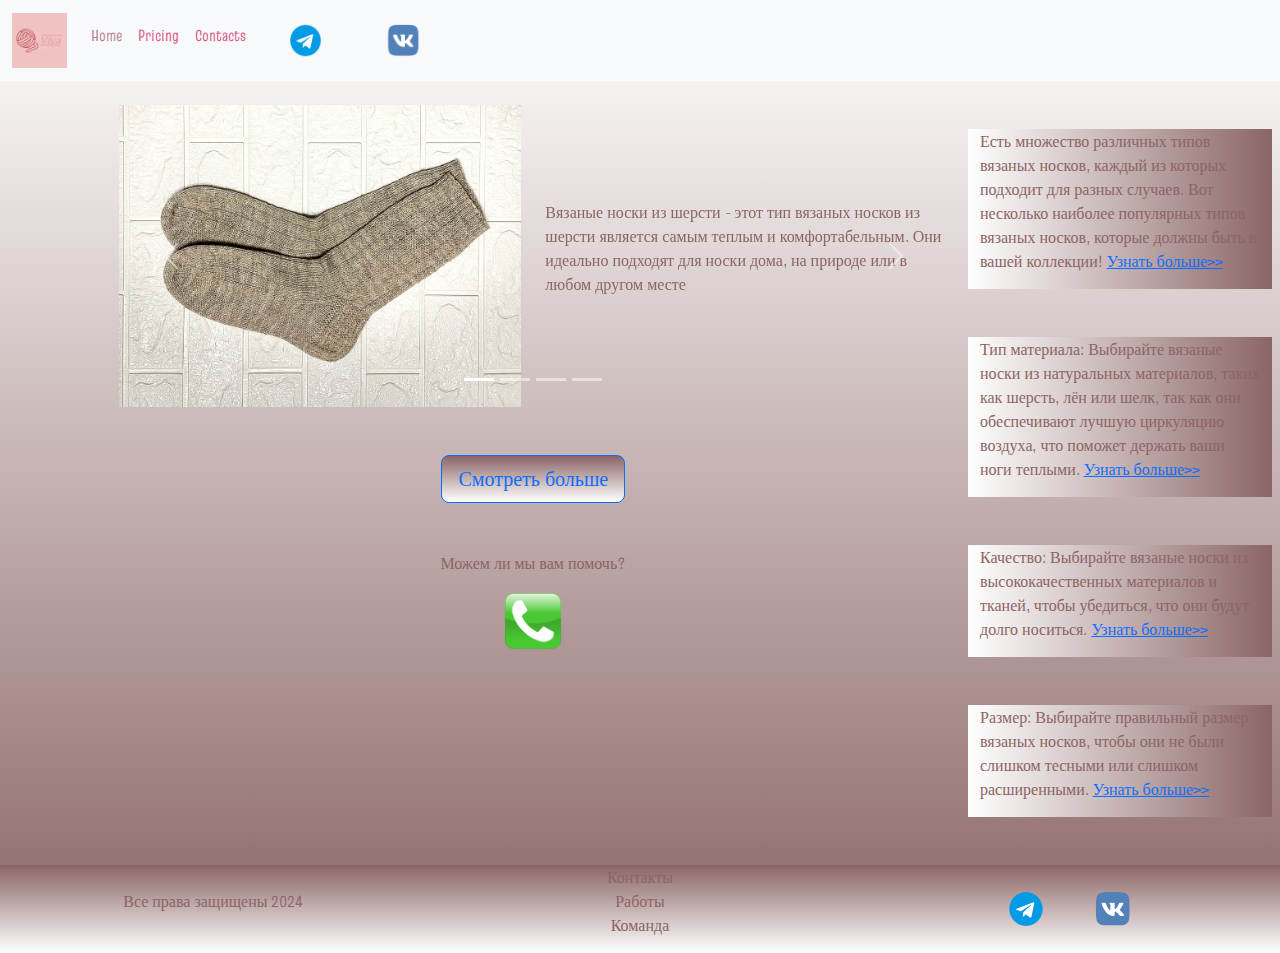
<file: index.html>
<!DOCTYPE html>
<html lang="en">

<head>
    <meta charset="UTF-8">
    <meta name="viewport" content="width=device-width, initial-scale=1.0">
    <link href="https://cdn.jsdelivr.net/npm/bootstrap@5.3.3/dist/css/bootstrap.min.css" rel="stylesheet"
        integrity="sha384-QWTKZyjpPEjISv5WaRU9OFeRpok6YctnYmDr5pNlyT2bRjXh0JMhjY6hW+ALEwIH" crossorigin="anonymous">
    <link rel="stylesheet" href="source/styles/mycss.css">

    <link rel="apple-touch-icon" sizes="180x180" href="source/files/favicon_io/apple-touch-icon.png">
    <link rel="icon" type="image/png" sizes="32x32" href="source/files/favicon_io/favicon-32x32.png">
    <link rel="icon" type="image/png" sizes="16x16" href="source/files/favicon_io/favicon-16x16.png">
    <link rel="manifest" href="source/files/favicon_io/site.webmanifest">

    <title>Viva</title>
</head>

<body>
    <header>
        <nav class="navbar navbar-expand-lg bg-body-tertiary">
            <div class="container-fluid">
                <a class="navbar-brand" href="/"><img src="source/files/logoza.ru.png" alt="лого"></a>
                <button class="navbar-toggler" type="button" data-bs-toggle="collapse" data-bs-target="#navbarNav"
                    aria-controls="navbarNav" aria-expanded="false" aria-label="Toggle navigation">
                    <span class="navbar-toggler-icon"></span>
                </button>
                <div class="collapse navbar-collapse" id="navbarNav">
                    <ul class="navbar-nav">
                        <li class="nav-item">
                            <a class="nav-link active" aria-current="page" href="/">Home</a>
                        </li>
                        <li class="nav-item">
                            <a class="nav-link" href="pricing.html">Pricing</a>
                        </li>
                        <li class="nav-item">
                            <a class="nav-link" href="pricing.html">Contacts</a>
                        </li>
                        <li class="nav-item">
                            <a class="nav-link" href="pricing.html">
                                <img style="width: 55px; margin-inline: 1em; " src="source/files/h2yjz2yurgq0nqo7.png"
                                    alt="...">
                            </a>
                        </li>
                        <li class="nav-item">
                            <a class="nav-link" href="pricing.html">
                                <img style="width: 45px; margin-inline: 1em; " src="source/files/vk.png" alt="...">
                            </a>
                        </li>
                    </ul>
                </div>
            </div>
        </nav>
    </header>

    <section>
        <div class="container-fluid mt-4">
            <div class="row">
                <div class="col-lg-1">
                </div>

                <div class="col-lg-8 col-md-12">
                    <div class="row">

                        <div id="carouselExampleCaptions" class="carousel slide">
                            <div class="carousel-indicators">
                                <button type="button" data-bs-target="#carouselExampleCaptions" data-bs-slide-to="0"
                                    class="active" aria-current="true" aria-label="Slide 1"></button>
                                <button type="button" data-bs-target="#carouselExampleCaptions" data-bs-slide-to="1"
                                    aria-label="Slide 2"></button>
                                <button type="button" data-bs-target="#carouselExampleCaptions" data-bs-slide-to="2"
                                    aria-label="Slide 3"></button>
                                <button type="button" data-bs-target="#carouselExampleCaptions" data-bs-slide-to="3"
                                    aria-label="Slide 3"></button>

                            </div>
                            <div class="carousel-inner">
                                <div class="carousel-item active">
                                    <div class="d-block w-100">
                                        <div class="row">
                                            <div class="col-lg-6 col-md-6">
                                                <img src="source/images/socks_skin.jpg" class="w-100" alt="...">
                                            </div>
                                            <div class="col-lg-6 col-md-6 slide-text">
                                                <p>Вязаные носки из шерсти - этот тип вязаных носков из шерсти является
                                                    самым теплым и комфортабельным. Они идеально подходят для носки
                                                    дома, на природе или в любом другом месте
                                                </p>
                                            </div>
                                        </div>
                                    </div>
                                    <div class="carousel-caption d-none d-md-block">
                                        <h5></h5>
                                        <p></p>
                                    </div>
                                </div>
                                <div class="carousel-item">
                                    <div class="d-block w-100">
                                        <div class="row">
                                            <div class="col-lg-6 col-md-6">
                                                <img src="source/images/socks_red.jpg" class="w-100" alt="...">
                                            </div>
                                            <div class="col-lg-6 col-md-6 slide-text">
                                                <p>Они красивые, стильные и могут быть самых разных цветов и рисунков.
                                                </p>
                                            </div>
                                        </div>
                                    </div>
                                    <div class="carousel-caption d-none d-md-block">
                                        <h5></h5>
                                        <p></p>
                                    </div>
                                </div>
                                <div class="carousel-item">
                                    <div class="d-block w-100">
                                        <div class="row">
                                            <div class="col-lg-6 col-md-6">
                                                <img src="source/images/socks_purple.jpg" class="w-100" alt="...">
                                            </div>
                                            <div class="col-lg-6 col-md-6 slide-text">
                                                <p>Их легко стирать и ухаживать за ними, что делает их отличным
                                                    вложением для тех, кто хочет добавить немного тепла в свой гардероб.
                                                </p>
                                            </div>
                                        </div>
                                    </div>
                                    <div class="carousel-caption d-none d-md-block">
                                        <h5></h5>
                                        <p></p>
                                    </div>
                                </div>
                                <div class="carousel-item">
                                    <div class="d-block w-100">
                                        <div class="row">
                                            <div class="col-lg-6 col-md-6">
                                                <img src="source/images/socks_white.jpg" class="w-100" alt="...">
                                            </div>
                                            <div class="col-lg-6 col-md-6 slide-text">
                                                <p>У вас есть множество причин купить вязаные носки, поэтому нет причин
                                                    не вложить деньги в этот простой и эффективный способ сохранить ваши
                                                    ноги в уюте и тепле.</p>
                                            </div>
                                        </div>
                                    </div>
                                    <div class="carousel-caption d-none d-md-block">
                                        <h5></h5>
                                        <p></p>
                                    </div>

                                </div>

                            </div>
                            <button class="carousel-control-prev" type="button"
                                data-bs-target="#carouselExampleCaptions" data-bs-slide="prev">
                                <span class="carousel-control-prev-icon" aria-hidden="true"></span>
                                <span class="visually-hidden">Previous</span>
                            </button>
                            <button class="carousel-control-next" type="button"
                                data-bs-target="#carouselExampleCaptions" data-bs-slide="next">
                                <span class="carousel-control-next-icon" aria-hidden="true"></span>
                                <span class="visually-hidden">Next</span>
                            </button>
                        </div>


                        <div class="col-lg-12 col-md-12 text-center mt-4">
                            <button type="button" class="btn btn-outline-primary btn-lg my-4">Смотреть больше</button>
                        </div>
                        <div class="col-lg-12 col-md-12 text-center mt-4">
                            <p>Можем ли мы вам помочь?</p>
                        </div>
                        <div class="col-lg-12 col-md-12 text-center">
                            <img class="call-anim" style="width: 60px;"
                                src="source/files/1641339250_1-abrakadabra-fun-p-znachok-telefona-bez-fona-3.png"
                                alt="...">

                        </div>
                    </div>

                </div>

                <div class="col-lg-3 col-md-12">
                    <div class="row px-2">
                        <div class="col-lg-12 sidebar my-4">
                            <p>Есть множество различных типов вязаных носков, каждый из которых подходит для разных
                                случаев. Вот несколько наиболее популярных типов вязаных носков, которые должны быть в
                                вашей коллекции! <a href="#">Узнать больше>></a></p>
                        </div>
                        <div class="col-lg-12 sidebar my-4">
                            <p>Тип материала: Выбирайте вязаные носки из натуральных материалов, таких как шерсть, лён
                                или шелк, так как они обеспечивают лучшую циркуляцию воздуха, что поможет держать ваши
                                ноги теплыми. <a href="#">Узнать больше>></a></p>
                        </div>
                        <div class="col-lg-12 sidebar my-4">
                            <p>Качество: Выбирайте вязаные носки из высококачественных материалов и тканей, чтобы
                                убедиться, что они будут долго носиться. <a href="#">Узнать больше>></a></p>
                        </div>
                        <div class="col-lg-12 sidebar my-4">
                            <p>Размер: Выбирайте правильный размер вязаных носков, чтобы они не были слишком тесными или
                                слишком расширенными. <a href="#">Узнать больше>></a></p>
                        </div>
                    </div>
                </div>


            </div>


        </div>
    </section>


    <footer class="mt-4">
        <div class="container-fluid">
            <div class="row">
                <div class="col-lg-4 col-md-12 footer-text text-center">
                    <p>Все права защищены 2024</p>
                </div>
                <div class="col-lg-4 col-md-12 footer-text text-center">
                    <p>Контакты<br>Работы<br>Команда</p>
                </div>
                <div class="col-lg-4 col-md-12 media-links">
                    <img style="width: 60px; margin-inline: 1em; " src="source/files/h2yjz2yurgq0nqo7.png" alt="...">
                    <img style="width: 50px; margin-inline: 1em; " src="source/files/vk.png" alt="...">
                </div>
            </div>
        </div>
    </footer>


    <script src="https://cdn.jsdelivr.net/npm/bootstrap@5.3.3/dist/js/bootstrap.bundle.min.js"
        integrity="sha384-YvpcrYf0tY3lHB60NNkmXc5s9fDVZLESaAA55NDzOxhy9GkcIdslK1eN7N6jIeHz"
        crossorigin="anonymous"></script>
</body>

</html>
</file>
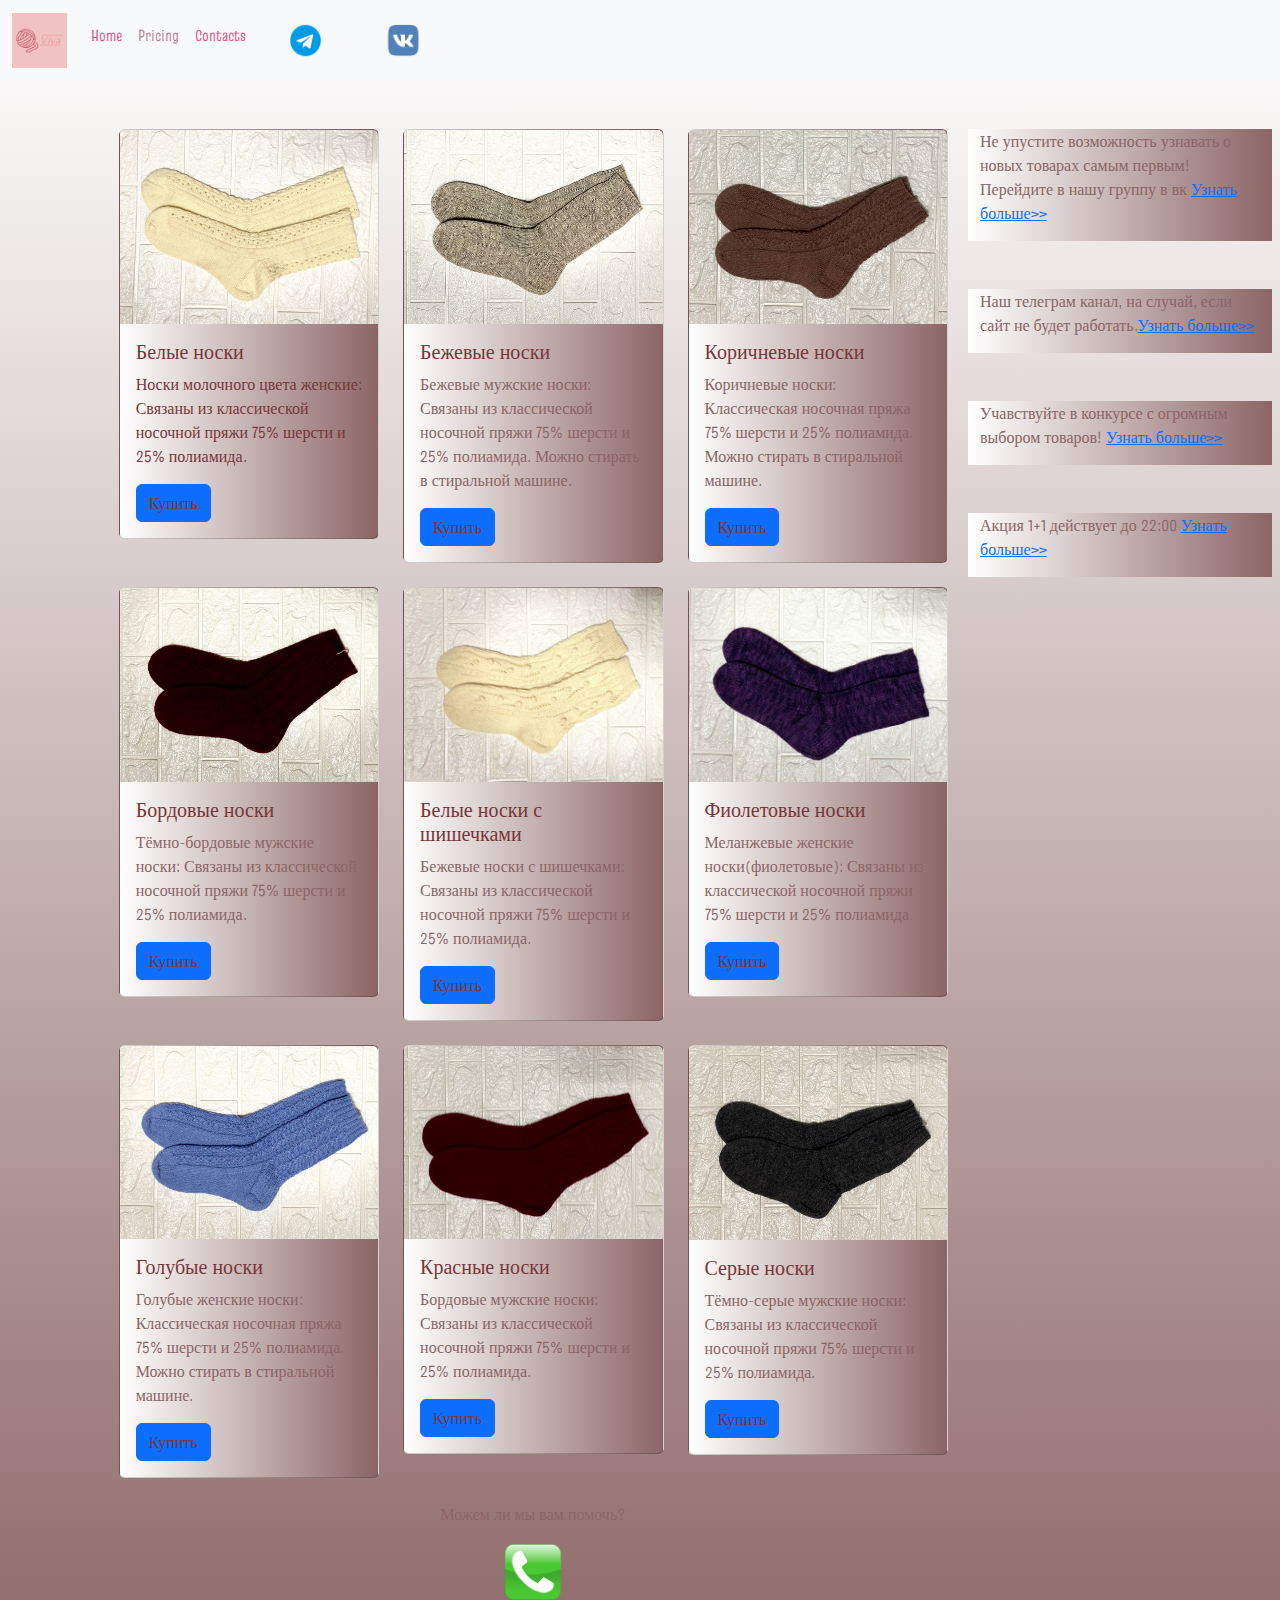
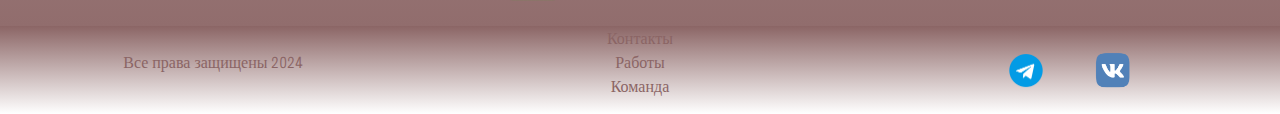
<file: pricing.html>
<!DOCTYPE html>
<html lang="en">

<head>
  <meta charset="UTF-8" />
  <meta name="viewport" content="width=device-width, initial-scale=1.0" />
  <link href="https://cdn.jsdelivr.net/npm/bootstrap@5.3.3/dist/css/bootstrap.min.css" rel="stylesheet"
    integrity="sha384-QWTKZyjpPEjISv5WaRU9OFeRpok6YctnYmDr5pNlyT2bRjXh0JMhjY6hW+ALEwIH" crossorigin="anonymous" />
  <link rel="stylesheet" href="source/styles/mycss.css" />
  <title>Viva</title>
</head>

<body>
  <header>
    <nav class="navbar navbar-expand-lg bg-body-tertiary">
      <div class="container-fluid">
        <a class="navbar-brand" href="/"><img src="source/files/logoza.ru.png" alt="лого" /></a>

        <button class="navbar-toggler" type="button" data-bs-toggle="collapse" data-bs-target="#navbarNav"
          aria-controls="navbarNav" aria-expanded="false" aria-label="Toggle navigation">
          <span class="navbar-toggler-icon"></span>
        </button>
        <div class="collapse navbar-collapse" id="navbarNav">
          <ul class="navbar-nav">
            <li class="nav-item">
              <a class="nav-link" aria-current="page" href="/">Home</a>
            </li>
            <li class="nav-item">
              <a class="nav-link active" href="pricing.html">Pricing</a>
            </li>
            <li class="nav-item">
              <a class="nav-link" href="pricing.html">Contacts</a>
            </li>
            <li class="nav-item">
              <a class="nav-link" href="pricing.html">
                <img style="width: 55px; margin-inline: 1em; " src="source/files/h2yjz2yurgq0nqo7.png" alt="...">
              </a>
            </li>
            <li class="nav-item">
              <a class="nav-link" href="pricing.html">
                <img style="width: 45px; margin-inline: 1em; " src="source/files/vk.png" alt="...">
              </a>
            </li>
          </ul>
        </div>
      </div>
    </nav>
  </header>

  <section>
    <div class="container-fluid mt-4">
      <div class="row">
        <div class="col-lg-1">
        </div>

        <div class="col-lg-8 col-md-12">
          <div class="row">
            <div class="col-lg-4 col-md-6 mt-4">
              <div class="card">
                <a href="#"><img src="source/images/socks_white.jpg" class="card-img-top" alt="white_socks" /></a>
                <div class="card-body">
                  <h5 class="card-title"><a href="#">Белые носки</a></h5>
                  <p class="card-text">
                    <a href="#">
                      Носки молочного цвета женские: Связаны из классической носочной пряжи 75% шерсти и 25% полиамида.
                    </a>
                  </p>
                  <a href="#" class="btn btn-primary">Купить</a>
                </div>
              </div>
            </div>
            <div class="col-lg-4 col-md-6 mt-4">
              <div class="card">
                <img src="source/images/socks_skin.jpg" class="card-img-top" alt="socks_skin" />
                <div class="card-body">
                  <h5 class="card-title">Бежевые носки</h5>
                  <p class="card-text">
                    Бежевые мужские носки: Связаны из классической носочной пряжи 75% шерсти и 25% полиамида. Можно
                    стирать в стиральной машине.
                  </p>
                  <a href="#" class="btn btn-primary">Купить</a>
                </div>
              </div>
            </div>
            <div class="col-lg-4 col-md-6 mt-4">
              <div class="card">
                <img src="source/images/socks_brown.jpg" class="card-img-top" alt="socks_brown" />
                <div class="card-body">
                  <h5 class="card-title">Коричневые носки</h5>
                  <p class="card-text">
                    Коричневые носки: Классическая носочная пряжа 75% шерсти и 25% полиамида. Можно стирать в стиральной
                    машине.
                  </p>
                  <a href="#" class="btn btn-primary">Купить</a>
                </div>
              </div>
            </div>
            <div class="col-lg-4 col-md-6 mt-4">
              <div class="card">
                <img src="source/images/socks_dark_red.jpg" class="card-img-top" alt="socks_dark_red" />
                <div class="card-body">
                  <h5 class="card-title">Бордовые носки</h5>
                  <p class="card-text">
                    Тёмно-бордовые мужские носки: Связаны из классической носочной пряжи 75% шерсти и 25% полиамида.
                  </p>
                  <a href="#" class="btn btn-primary">Купить</a>
                </div>
              </div>
            </div>
            <div class="col-lg-4 col-md-6 mt-4">
              <div class="card">
                <img src="source/images/socks_white_with_circle.jpg" class="card-img-top"
                  alt="white_socks_with_balls" />
                <div class="card-body">
                  <h5 class="card-title">Белые носки с шишечками</h5>
                  <p class="card-text">
                    Бежевые носки с шишечками: Связаны из классической носочной пряжи 75% шерсти и 25% полиамида.
                  </p>
                  <a href="#" class="btn btn-primary">Купить</a>
                </div>
              </div>
            </div>
            <div class="col-lg-4 col-md-6 mt-4">
              <div class="card">
                <img src="source/images/socks_purple.jpg" class="card-img-top" alt="socks_purple" />
                <div class="card-body">
                  <h5 class="card-title">Фиолетовые носки</h5>
                  <p class="card-text">
                    Меланжевые женские носки(фиолетовые): Связаны из классической носочной пряжи 75% шерсти и 25%
                    полиамида.
                  </p>
                  <a href="#" class="btn btn-primary">Купить</a>
                </div>
              </div>
            </div>
            <div class="col-lg-4 col-md-6 mt-4">
              <div class="card">
                <img src="source/images/socks_blue.jpg" class="card-img-top" alt="socks_blue" />
                <div class="card-body">
                  <h5 class="card-title">Голубые носки</h5>
                  <p class="card-text">
                    Голубые женские носки: Классическая носочная пряжа 75% шерсти и 25% полиамида. Можно стирать в
                    стиральной машине.
                  </p>
                  <a href="#" class="btn btn-primary">Купить</a>
                </div>
              </div>
            </div>
            <div class="col-lg-4 col-md-6 mt-4">
              <div class="card">
                <img src="source/images/socks_red.jpg" class="card-img-top" alt="socks_red" />
                <div class="card-body">
                  <h5 class="card-title">Красные носки</h5>
                  <p class="card-text">
                    Бордовые мужские носки: Связаны из классической носочной пряжи 75% шерсти и 25% полиамида.
                  </p>
                  <a href="#" class="btn btn-primary">Купить</a>
                </div>
              </div>
            </div>
            <div class="col-lg-4 col-md-6 mt-4">
              <div class="card">
                <img src="source/images/socks_grey.jpg" class="card-img-top" alt="socks_grey" />
                <div class="card-body">
                  <h5 class="card-title">Серые носки</h5>
                  <p class="card-text">
                    Тёмно-серые мужские носки: Связаны из классической носочной пряжи 75% шерсти и 25% полиамида.
                  </p>
                  <a href="#" class="btn btn-primary">Купить</a>
                </div>
              </div>
            </div>


          </div>

          <div class="col-lg-12 col-md-12 text-center mt-4">
            <p>Можем ли мы вам помочь?</p>
          </div>
          <div class="col-lg-12 col-md-12 text-center">
            <img class="call-anim" style="width: 60px;"
              src="source/files/1641339250_1-abrakadabra-fun-p-znachok-telefona-bez-fona-3.png" alt="...">

          </div>
        </div>
        <div class="col-lg-3 col-md-12">
          <div class="row px-2">
            <div class="col-lg-12 sidebar my-4">
              <p>Не упустите возможность узнавать о новых товарах самым первым! Перейдите в нашу группу в вк <a
                  href="#">Узнать больше>></a></p>
            </div>
            <div class="col-lg-12 sidebar my-4">
              <p>Наш телеграм канал, на случай, если сайт не будет работать.<a href="#">Узнать больше>></a></p>
            </div>
            <div class="col-lg-12 sidebar my-4">
              <p>Учавствуйте в конкурсе с огромным выбором товаров! <a href="#">Узнать больше>></a></p>
            </div>
            <div class="col-lg-12 sidebar my-4">
              <p>Акция 1+1 действует до 22:00 <a href="#">Узнать больше>></a></p>
            </div>
          </div>
        </div>


      </div>


    </div>
  </section>

  <footer class="mt-4">
    <div class="container-fluid">
      <div class="row">
        <div class="col-lg-4 col-md-12 footer-text text-center">
          <p>Все права защищены 2024</p>
        </div>
        <div class="col-lg-4 col-md-12 footer-text text-center">
          <p>Контакты<br>Работы<br>Команда</p>
        </div>
        <div class="col-lg-4 col-md-12 media-links">
          <img style="width: 60px; margin-inline: 1em; " src="source/files/h2yjz2yurgq0nqo7.png" alt="...">
          <img style="width: 50px; margin-inline: 1em; " src="source/files/vk.png" alt="...">
        </div>
      </div>
    </div>
  </footer>

  <script src="https://cdn.jsdelivr.net/npm/bootstrap@5.3.3/dist/js/bootstrap.bundle.min.js"
    integrity="sha384-YvpcrYf0tY3lHB60NNkmXc5s9fDVZLESaAA55NDzOxhy9GkcIdslK1eN7N6jIeHz"
    crossorigin="anonymous"></script>
</body>

</html>
</file>
<file: source/styles/mycss.css>
@import url('https://fonts.googleapis.com/css?family=Truculenta&display=swap');

body {
    font-family: Truculenta, serif;
    box-shadow: 5px 5px 10px 1px #8f5b5b;
    background: linear-gradient(0deg, #8b6565 0%, #ffffff 100%);
}

p {
    color: #8b6565;
}

.nav-link {
    color:rgb(216, 81, 126);
}

.navbar-nav .nav-link.active {
    color:rgb(180, 124, 143);
}

.navbar-brand img {
    width: 55px;
}

.navbar-toggler {
    background-color:pink ;
}
.sidebar {
    color: rgb(119, 55, 55);
    background: linear-gradient(270deg, #8b6565 0%, #ffffff 100%);

}

.card {
    background: linear-gradient(270deg, #8b6565 0%, #ffffff 100%);
    color: rgb(119, 55, 55);

}

.card a {
    text-decoration: none;
    color: rgb(119, 55, 55);
}

.slide-text,
.footer-text {
    color: rgb(119, 55, 55);
    margin: auto auto;
}

footer,
.btn-outline-primary {
    background: linear-gradient(180deg, #8b6565 0%, #ffffff 100%);

}
.media-links {
    display: flex;
    justify-content: center;
    align-items: center;
}

.call-anim {
    animation: call 2s ease 0s 999 reverse forwards;
}

@keyframes call {
	0%,
	100% {
		transform: translateX(0%);
		transform-origin: 50% 50%;
	}

	15% {
		transform: translateX(-30px) rotate(-6deg);
	}

	30% {
		transform: translateX(15px) rotate(6deg);
	}

	45% {
		transform: translateX(-15px) rotate(-3.6deg);
	}

	60% {
		transform: translateX(9px) rotate(2.4deg);
	}

	75% {
		transform: translateX(-6px) rotate(-1.2deg);
	}
}

@media (max-width: 755px) {
    .carousel-indicators {
        display: none;
    }
}
</file>
